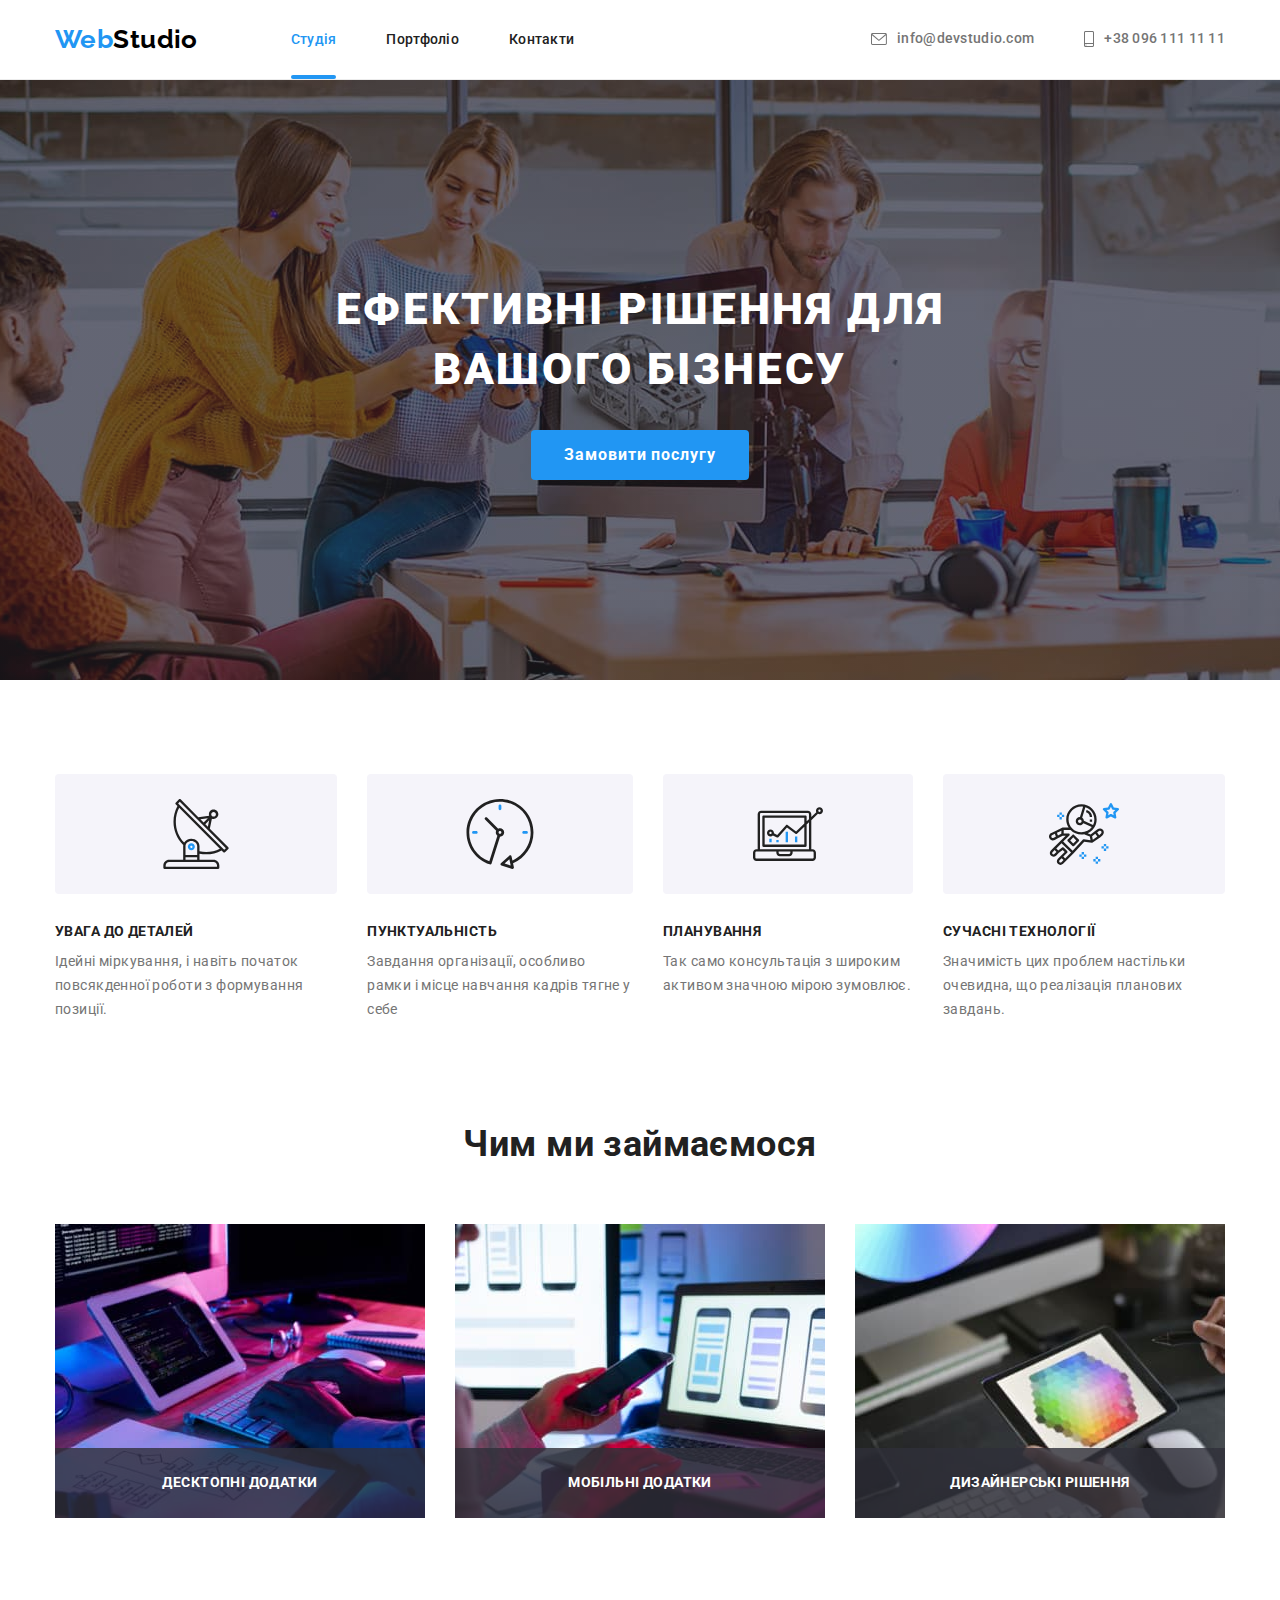
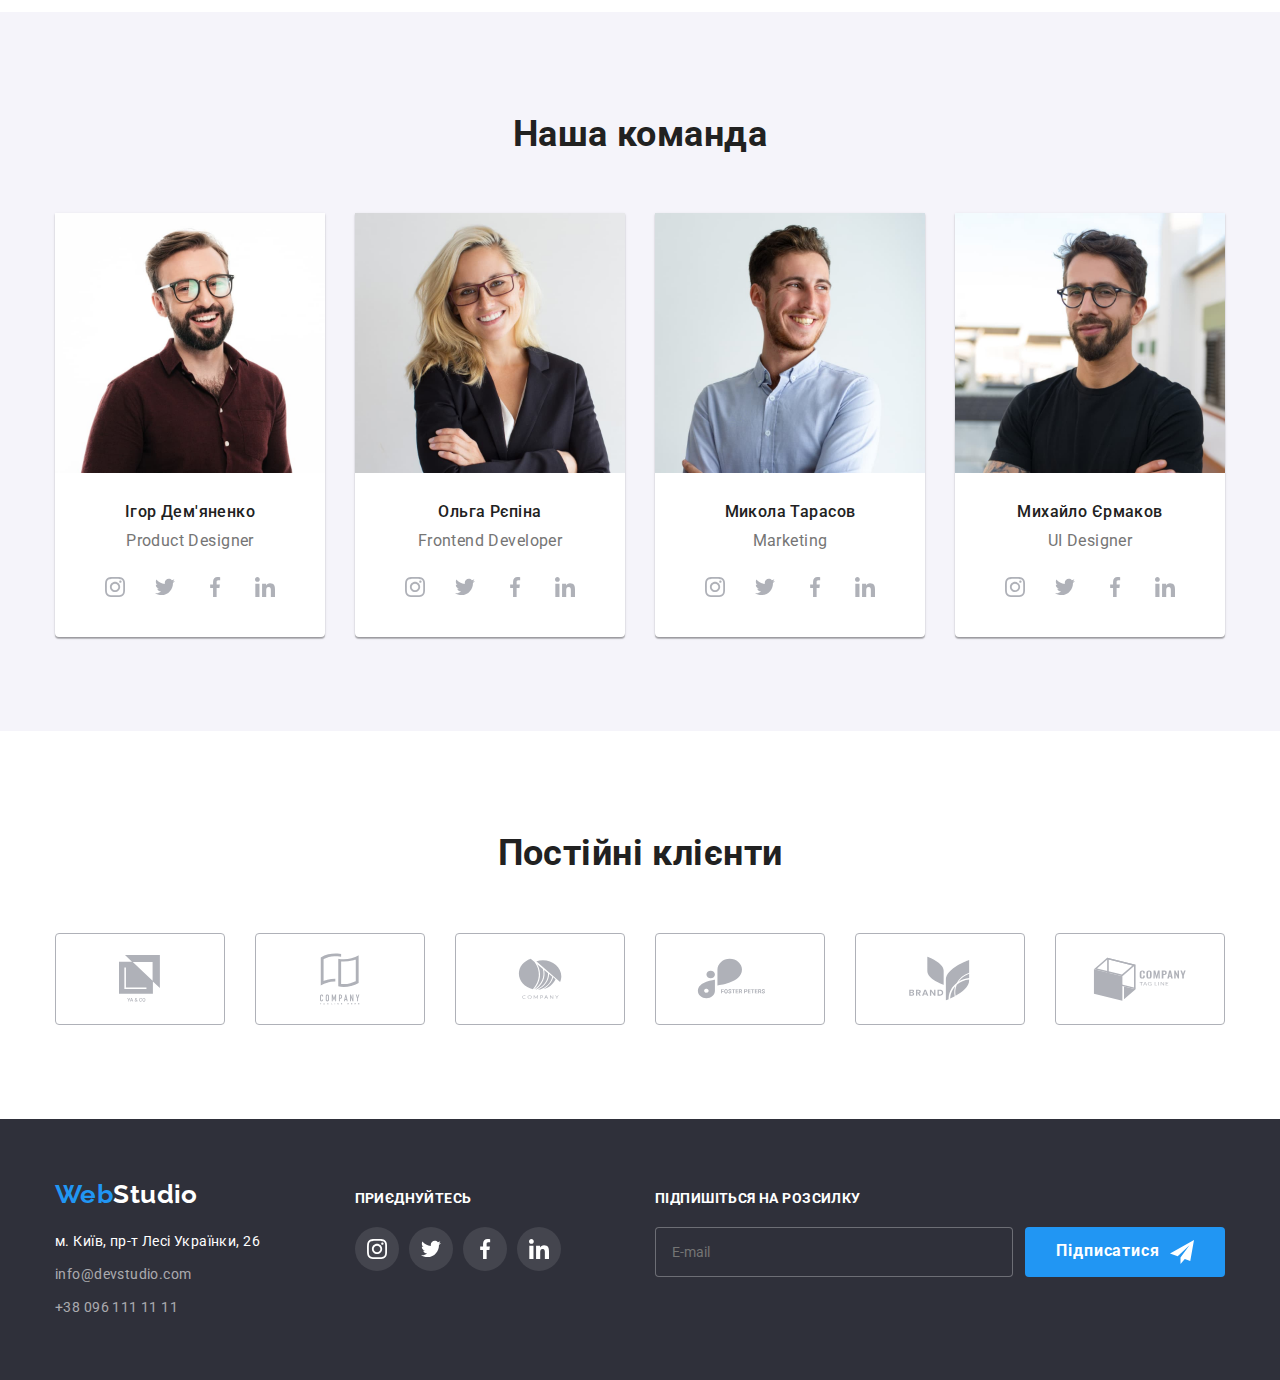
<file: index.html>
<!DOCTYPE html>
<html lang="uk">
  <head>
    <meta charset="UTF-8" />
    <meta http-equiv="X-UA-Compatible" content="IE=edge" />
    <meta name="viewport" content="width=device-width, initial-scale=1.0" />
    <title>WebStudio</title>
    <link rel="preconnect" href="https://fonts.googleapis.com" />
    <link rel="preconnect" href="https://fonts.gstatic.com" crossorigin />
    <link
      href="https://fonts.googleapis.com/css2?family=Raleway:wght@700&family=Roboto:wght@400;500;700;900&display=swap"
      rel="stylesheet"
    />
    <link
      rel="stylesheet"
      href="https://cdnjs.cloudflare.com/ajax/libs/modern-normalize/1.1.0/modern-normalize.min.css"
    />
    <link rel="stylesheet" href="./css/styles.css" />
  </head>
  <body>
    <!-- Шапка сайту -->
    <header class="header">
      <div class="container header-items">
        <nav class="site-nav">
          <a href="./index.html" class="logo-header link"
            >Web<span class="logo-black">Studio</span></a
          >
          <ul class="site-nav-list list">
            <li class="site-nav-item">
              <a class="site-nav-link link current" href="./index.html"
                >Студія</a
              >
            </li>
            <li class="site-nav-item">
              <a class="site-nav-link link" href="./portfolio.html"
                >Портфоліо</a
              >
            </li>
            <li class="site-nav-item">
              <a class="site-nav-link link" href="">Контакти</a>
            </li>
          </ul>
        </nav>

        <ul class="contacts list">
          <li class="contact-item">
            <a class="contact-link link" href="mailto:info@devstudio.com"
              ><svg class="contact-icon" width="16" height="12">
                <use href="./images/symbol-defs.svg#icon-envelope"></use>
              </svg>
              info@devstudio.com</a
            >
          </li>
          <li class="contact-item">
            <a class="contact-link link" href="tell:+380961111111"
              ><svg class="contact-icon" width="10" height="16">
                <use href="./images/symbol-defs.svg#icon-smartphone"></use></svg
              >+38 096 111 11 11</a
            >
          </li>
        </ul>
      </div>
    </header>

    <!-- Основний і унікальний контент -->
    <main>
      <section class="hero">
        <h1 class="hero-title">Ефективні рішення для вашого бізнесу</h1>
        <button type="button" class="btn hero-button" data-modal-open>
          Замовити послугу
        </button>
      </section>

      <section class="section features">
        <div class="container">
          <h2 class="section-title visually-hidden">Наші переваги</h2>
          <ul class="features list">
            <li class="features-item">
              <div class="features-pic">
                <svg class="features-icon" width="70" height="70">
                  <use
                    href="./images/symbol-defs.svg#icon-satellite-features"
                  ></use>
                </svg>
              </div>
              <h3 class="features-title title">УВАГА ДО ДЕТАЛЕЙ</h3>
              <p class="features-text">
                Ідейні міркування, і навіть початок повсякденної роботи з
                формування позиції.
              </p>
            </li>
            <li class="features-item">
              <div class="features-pic">
                <svg class="features-icon" width="70" height="70">
                  <use
                    href="./images/symbol-defs.svg#icon-clock-features"
                  ></use>
                </svg>
              </div>
              <h3 class="features-title title">ПУНКТУАЛЬНІСТЬ</h3>
              <p class="features-text">
                Завдання організації, особливо рамки і місце навчання кадрів
                тягне у себе
              </p>
            </li>
            <li class="features-item">
              <div class="features-pic">
                <svg class="features-icon" width="70" height="70">
                  <use
                    href="./images/symbol-defs.svg#icon-diagram-features"
                  ></use>
                </svg>
              </div>
              <h3 class="features-title title">ПЛАНУВАННЯ</h3>
              <p class="features-text">
                Так само консультація з широким активом значною мірою зумовлює.
              </p>
            </li>
            <li class="features-item">
              <div class="features-pic">
                <svg class="features-icon" width="70" height="70">
                  <use
                    href="./images/symbol-defs.svg#icon-astronaut-features"
                  ></use>
                </svg>
              </div>
              <h3 class="features-title title">СУЧАСНІ ТЕХНОЛОГІЇ</h3>
              <p class="features-text">
                Значимість цих проблем настільки очевидна, що реалізація
                планових завдань.
              </p>
            </li>
          </ul>
        </div>
      </section>

      <section class="section work">
        <div class="container">
          <h2 class="section-title">Чим ми займаємося</h2>
          <ul class="work-list list">
            <li class="work-item">
              <div class="work-thumb">
                <img
                  src="./images/box-1.jpg"
                  alt="пише код на комп'ютері"
                  width="370"
                />
                <div class="work-overlay">
                  <h3 class="work-title title">Десктопні додатки</h3>
                </div>
              </div>
            </li>
            <li class="work-item">
              <div class="work-thumb">
                <img
                  src="./images/box-2.jpg"
                  alt="обирає мобільний інтерфейс"
                  width="370"
                />
                <div class="work-overlay">
                  <h3 class="work-title title">Мобільні додатки</h3>
                </div>
              </div>
            </li>
            <li class="work-item">
              <div class="work-thumb">
                <img
                  src="./images/box-3.jpg"
                  alt="обирає колір на планшеті"
                  width="370"
                />
                <div class="work-overlay">
                  <h3 class="work-title title">Дизайнерські рішення</h3>
                </div>
              </div>
            </li>
          </ul>
        </div>
      </section>

      <section class="section team">
        <div class="container">
          <h2 class="section-title">Наша команда</h2>
          <ul class="team-list list">
            <li class="team-item">
              <img
                class="team-img"
                src="./images/team-1.jpg"
                alt="фото 1"
                width="270"
              />
              <div class="team-card">
                <h3 class="team-name">Ігор Дем'яненко</h3>
                <p class="team-title" lang="en">Product Designer</p>
                <ul class="team-socials-list list">
                  <li class="social-item">
                    <a href="" class="social-link">
                      <svg class="social-icon" width="20" height="20">
                        <use
                          href="./images/symbol-defs.svg#icon-instagram"
                        ></use>
                      </svg>
                    </a>
                  </li>
                  <li class="social-item">
                    <a href="" class="social-link">
                      <svg class="social-icon" width="20" height="20">
                        <use href="./images/symbol-defs.svg#icon-twitter"></use>
                      </svg>
                    </a>
                  </li>
                  <li class="social-item">
                    <a href="" class="social-link">
                      <svg class="social-icon" width="20" height="20">
                        <use
                          href="./images/symbol-defs.svg#icon-facebook"
                        ></use>
                      </svg>
                    </a>
                  </li>
                  <li class="social-item">
                    <a href="" class="social-link">
                      <svg class="social-icon" width="20" height="20">
                        <use
                          href="./images/symbol-defs.svg#icon-linkedin"
                        ></use>
                      </svg>
                    </a>
                  </li>
                </ul>
              </div>
            </li>
            <li class="team-item">
              <img
                class="team-img"
                src="./images/team-2.jpg"
                alt="фото 2"
                width="270"
              />
              <div class="team-card">
                <h3 class="team-name">Ольга Рєпіна</h3>
                <p class="team-title" lang="en">Frontend Developer</p>
                <ul class="team-socials-list list">
                  <li class="social-item">
                    <a href="" class="social-link">
                      <svg class="social-icon" width="20" height="20">
                        <use
                          href="./images/symbol-defs.svg#icon-instagram"
                        ></use>
                      </svg>
                    </a>
                  </li>
                  <li class="social-item">
                    <a href="" class="social-link">
                      <svg class="social-icon" width="20" height="20">
                        <use href="./images/symbol-defs.svg#icon-twitter"></use>
                      </svg>
                    </a>
                  </li>
                  <li class="social-item">
                    <a href="" class="social-link">
                      <svg class="social-icon" width="20" height="20">
                        <use
                          href="./images/symbol-defs.svg#icon-facebook"
                        ></use>
                      </svg>
                    </a>
                  </li>
                  <li class="social-item">
                    <a href="" class="social-link">
                      <svg class="social-icon" width="20" height="20">
                        <use
                          href="./images/symbol-defs.svg#icon-linkedin"
                        ></use>
                      </svg>
                    </a>
                  </li>
                </ul>
              </div>
            </li>
            <li class="team-item">
              <img
                class="team-img"
                src="./images/team-3.jpg"
                alt="фото 3"
                width="270"
              />
              <div class="team-card">
                <h3 class="team-name">Микола Тарасов</h3>
                <p class="team-title" lang="en">Marketing</p>
                <ul class="team-socials-list list">
                  <li class="social-item">
                    <a href="" class="social-link">
                      <svg class="social-icon" width="20" height="20">
                        <use
                          href="./images/symbol-defs.svg#icon-instagram"
                        ></use>
                      </svg>
                    </a>
                  </li>
                  <li class="social-item">
                    <a href="" class="social-link">
                      <svg class="social-icon" width="20" height="20">
                        <use href="./images/symbol-defs.svg#icon-twitter"></use>
                      </svg>
                    </a>
                  </li>
                  <li class="social-item">
                    <a href="" class="social-link">
                      <svg class="social-icon" width="20" height="20">
                        <use
                          href="./images/symbol-defs.svg#icon-facebook"
                        ></use>
                      </svg>
                    </a>
                  </li>
                  <li class="social-item">
                    <a href="" class="social-link">
                      <svg class="social-icon" width="20" height="20">
                        <use
                          href="./images/symbol-defs.svg#icon-linkedin"
                        ></use>
                      </svg>
                    </a>
                  </li>
                </ul>
              </div>
            </li>
            <li class="team-item">
              <img
                class="team-img"
                src="./images/team-4.jpg"
                alt="фото 4"
                width="270"
              />
              <div class="team-card">
                <h3 class="team-name">Михайло Єрмаков</h3>
                <p class="team-title" lang="en">UI Designer</p>
                <ul class="team-socials-list list">
                  <li class="social-item">
                    <a href="" class="social-link">
                      <svg class="social-icon" width="20" height="20">
                        <use
                          href="./images/symbol-defs.svg#icon-instagram"
                        ></use>
                      </svg>
                    </a>
                  </li>
                  <li class="social-item">
                    <a href="" class="social-link">
                      <svg class="social-icon" width="20" height="20">
                        <use href="./images/symbol-defs.svg#icon-twitter"></use>
                      </svg>
                    </a>
                  </li>
                  <li class="social-item">
                    <a href="" class="social-link">
                      <svg class="social-icon" width="20" height="20">
                        <use
                          href="./images/symbol-defs.svg#icon-facebook"
                        ></use>
                      </svg>
                    </a>
                  </li>
                  <li class="social-item">
                    <a href="" class="social-link">
                      <svg class="social-icon" width="20" height="20">
                        <use
                          href="./images/symbol-defs.svg#icon-linkedin"
                        ></use>
                      </svg>
                    </a>
                  </li>
                </ul>
              </div>
            </li>
          </ul>
        </div>
      </section>

      <section class="section clients">
        <div class="container">
          <h2 class="section-title">Постійні клієнти</h2>
          <ul class="clients-list list">
            <li class="client-item">
              <a class="client-link link" href=" ">
                <svg class="client-icon" width="41" height="47">
                  <use href="./images/symbol-defs.svg#icon-client-1"></use>
                </svg>
              </a>
            </li>
            <li class="client-item">
              <a class="client-link link" href=" ">
                <svg class="client-icon" width="40" height="52">
                  <use href="./images/symbol-defs.svg#icon-client-2"></use>
                </svg>
              </a>
            </li>
            <li class="client-item">
              <a class="client-link link" href=" ">
                <svg class="client-icon" width="44" height="41">
                  <use href="./images/symbol-defs.svg#icon-client-3"></use>
                </svg>
              </a>
            </li>
            <li class="client-item">
              <a class="client-link link" href=" ">
                <svg class="client-icon" width="85" height="41">
                  <use href="./images/symbol-defs.svg#icon-client-4"></use>
                </svg>
              </a>
            </li>
            <li class="client-item">
              <a class="client-link link" href=" ">
                <svg class="client-icon" width="63" height="45">
                  <use href="./images/symbol-defs.svg#icon-client-5"></use>
                </svg>
              </a>
            </li>
            <li class="client-item">
              <a class="client-link link" href=" ">
                <svg class="client-icon" width="94" height="44">
                  <use href="./images/symbol-defs.svg#icon-client-6"></use>
                </svg>
              </a>
            </li>
          </ul>
        </div>
      </section>
    </main>

    <!-- Футер -->
    <footer class="footer">
      <div class="container footer-flex">
        <div class="footer-address">
          <a href="./index.html" class="logo-footer link"
            >Web<span class="logo-white">Studio</span></a
          >
          <address class="address">
            <ul class="address-list list">
              <li class="address-item">
                <a
                  class="address-link primary link"
                  href="https://goo.gl/maps/5jb4CAZ57KKGYozQA"
                  target="_blank"
                  rel="noopener noreferrer nofollow"
                  >м. Київ, пр-т Лесі Українки, 26</a
                >
              </li>
              <li class="address-item">
                <a
                  class="address-link secondary link"
                  href="mailto:info@devstudio.com"
                  >info@devstudio.com</a
                >
              </li>
              <li class="address-item">
                <a class="address-link secondary link" href="tell:+380961111111"
                  >+38 096 111 11 11</a
                >
              </li>
            </ul>
          </address>
        </div>
        <div class="footer-socials">
          <h3 class="footer-title">Приєднуйтесь</h3>
          <ul class="footer-socials-list list">
            <li class="footer-social-item">
              <a href="" class="footer-social-link">
                <svg class="footer-social-icon" width="20" height="20">
                  <use href="./images/symbol-defs.svg#icon-instagram"></use>
                </svg>
              </a>
            </li>
            <li class="footer-social-item">
              <a href="" class="footer-social-link">
                <svg class="footer-social-icon" width="20" height="20">
                  <use href="./images/symbol-defs.svg#icon-twitter"></use>
                </svg>
              </a>
            </li>
            <li class="footer-social-item">
              <a href="" class="footer-social-link">
                <svg class="footer-social-icon" width="20" height="20">
                  <use href="./images/symbol-defs.svg#icon-facebook"></use>
                </svg>
              </a>
            </li>
            <li class="footer-social-item">
              <a href="" class="footer-social-link">
                <svg class="footer-social-icon" width="20" height="20">
                  <use href="./images/symbol-defs.svg#icon-linkedin"></use>
                </svg>
              </a>
            </li>
          </ul>
        </div>
        <form class="subscription-form">
          <h3 class="footer-title">Підпишіться на розсилку</h3>
          <div class="subscription-wrapper">
            <input
              type="email"
              name="email"
              id="email"
              placeholder="E-mail"
              class="subscription-input"
            />
            <button type="submit" class="btn subscription-btn">
              Підписатися<svg class="send-icon" width="24" height="24">
                <use href="./images/symbol-defs.svg#icon-send"></use>
              </svg>
            </button>
          </div>
        </form>
      </div>
    </footer>
    <div class="hero-backdrop is-hidden" data-modal>
      <div class="modal">
        <button type="button" class="modal-btn-close" data-modal-close>
          <svg class="modal-icon-close" width="11" height="11">
            <use href="./images/symbol-defs.svg#icon-close"></use>
          </svg>
        </button>
        <p class="modal-title">Залиште свої дані, ми вам передзвонимо</p>
        <form class="modal-form">
          <div class="modal-field">
            <label for="name" class="modal-label">Ім'я</label>

            <input
              type="text"
              name="user-name"
              id="name"
              class="modal-input"
              required
            />
            <svg class="modal-user-icon" width="18" height="18">
              <use href="./images/symbol-defs.svg#icon-user"></use>
            </svg>
          </div>

          <div class="modal-field">
            <label for="tel" class="modal-label">Телефон</label>

            <input
              type="tel"
              name="user-tel"
              id="tel"
              class="modal-input"
              required
            />
            <svg class="modal-user-icon" width="18" height="18">
              <use href="./images/symbol-defs.svg#icon-phone"></use>
            </svg>
          </div>

          <div class="modal-field">
            <label for="user-email" class="modal-label">Пошта</label>

            <input
              type="email"
              name="user-email"
              id="user-email"
              class="modal-input"
              required
            />
            <svg class="modal-user-icon" width="18" height="18">
              <use href="./images/symbol-defs.svg#icon-email"></use>
            </svg>
          </div>

          <label for="comment" class="modal-label">Коментар</label>
          <textarea
            name="user-comment"
            id="comment"
            class="modal-comment"
            placeholder="Введіть текст"
          ></textarea>

          <label for="policy" class="modal-checkbox-label"
            ><input
              type="checkbox"
              name="policy-check"
              id="policy"
              class="modal-checkbox"
            />

            <svg class="checkbox-icon-none" width="16" height="15">
              <use href="./images/symbol-defs.svg#icon-check-none"></use>
            </svg>

            <svg class="checkbox-icon" width="16" height="15">
              <use href="./images/symbol-defs.svg#icon-check"></use></svg
            >Погоджуюся з розсилкою та приймаю
            <a href="" class="modal-checkbox-link"> Умови договору</a>
          </label>

          <button type="submit" class="btn modal-btn-submit">Відправити</button>
        </form>
      </div>
    </div>
    <script src="./js/modal.js"></script>
  </body>
</html>
</file>
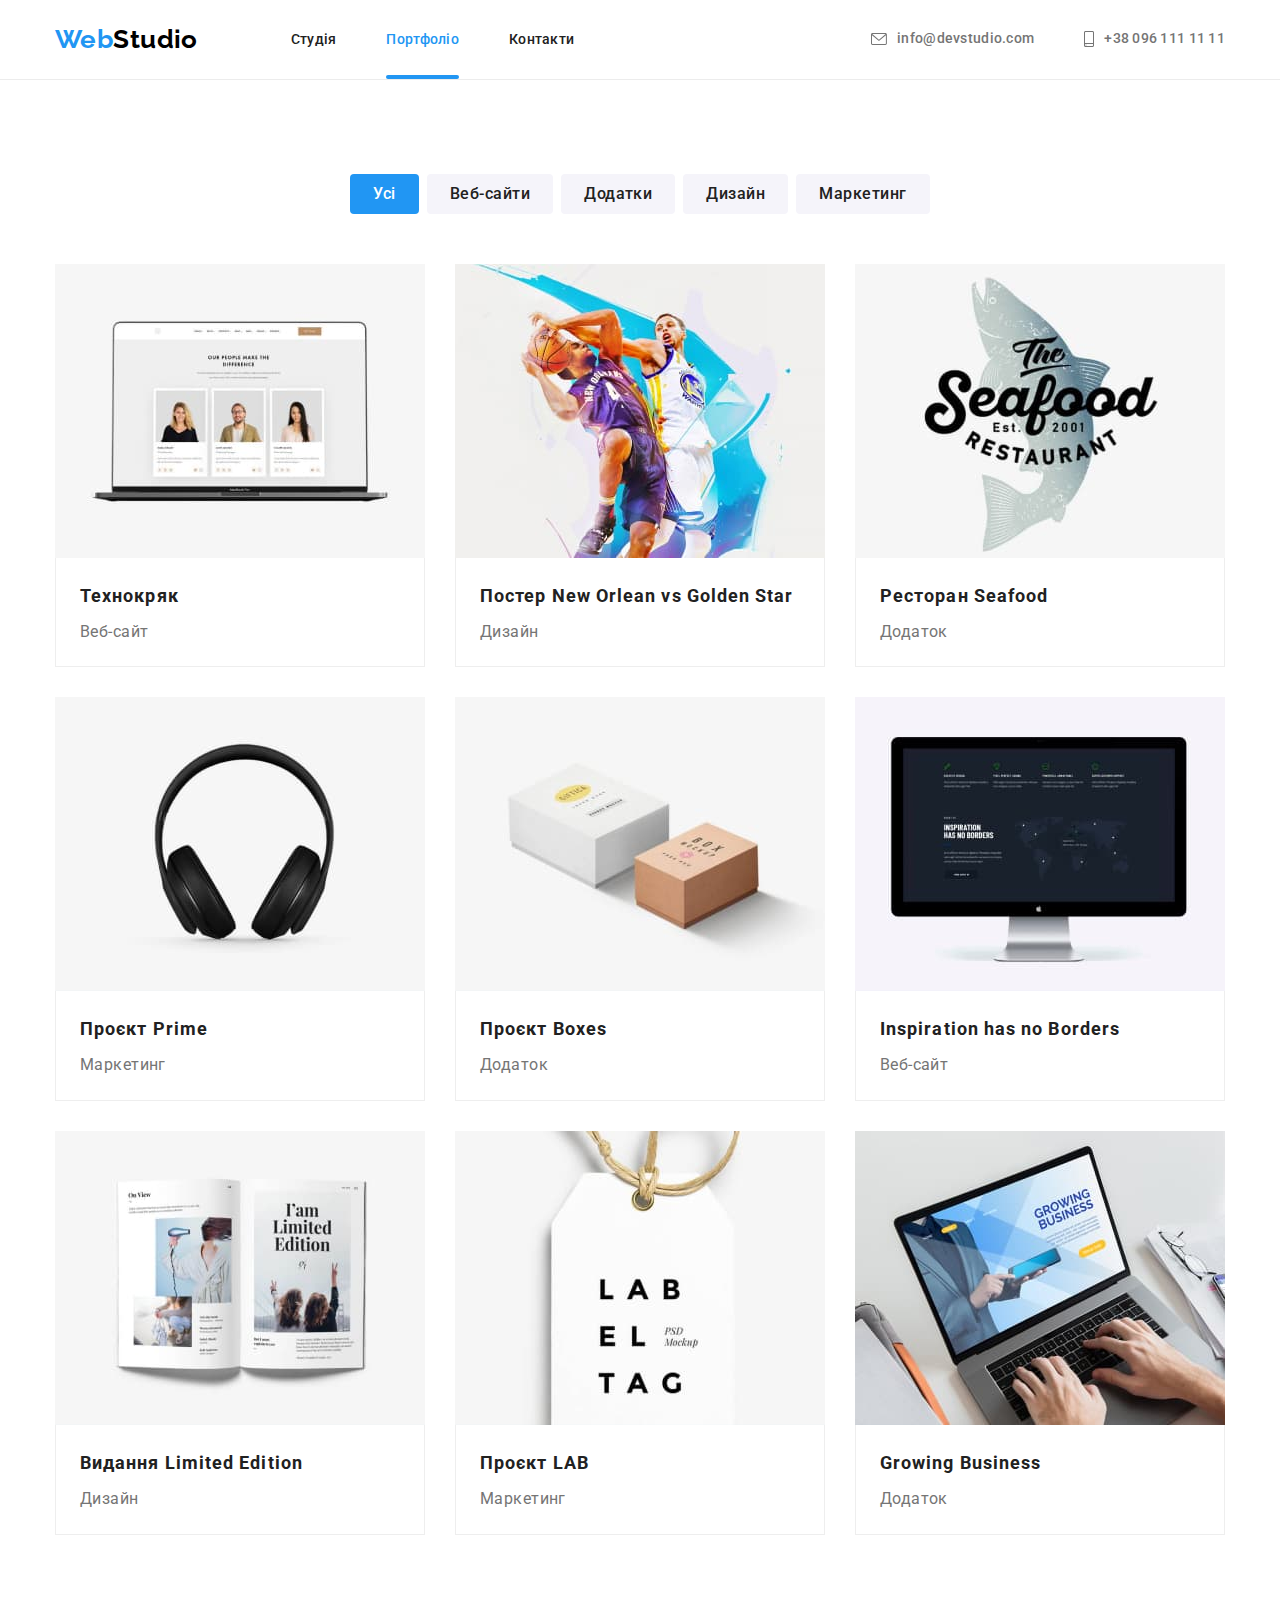
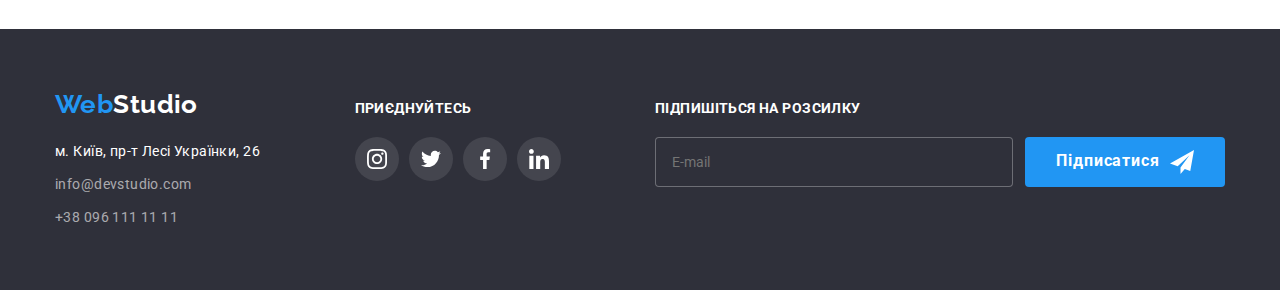
<file: portfolio.html>
<!DOCTYPE html>
<html lang="uk">
  <head>
    <meta charset="UTF-8" />
    <meta http-equiv="X-UA-Compatible" content="IE=edge" />
    <meta name="viewport" content="width=device-width, initial-scale=1.0" />
    <title>WebStudio</title>
    <link rel="preconnect" href="https://fonts.googleapis.com" />
    <link rel="preconnect" href="https://fonts.gstatic.com" crossorigin />
    <link
      href="https://fonts.googleapis.com/css2?family=Raleway:wght@700&family=Roboto:wght@400;500;700;900&display=swap"
      rel="stylesheet"
    />
    <link
      rel="stylesheet"
      href="https://cdnjs.cloudflare.com/ajax/libs/modern-normalize/1.1.0/modern-normalize.min.css"
    />
    <link rel="stylesheet" href="./css/styles.css" />
  </head>
  <body>
    <!-- Шапка сайту -->
    <header class="header">
      <div class="container header-items">
        <nav class="site-nav">
          <a href="./index.html" class="logo-header link"
            >Web<span class="logo-black">Studio</span></a
          >
          <ul class="site-nav-list list">
            <li class="site-nav-item">
              <a class="site-nav-link link" href="./index.html">Студія</a>
            </li>
            <li class="site-nav-item">
              <a class="site-nav-link link current" href="./portfolio.html"
                >Портфоліо</a
              >
            </li>
            <li class="site-nav-item">
              <a class="site-nav-link link" href="">Контакти</a>
            </li>
          </ul>
        </nav>

        <ul class="contacts list">
          <li class="contact-item">
            <a class="contact-link link" href="mailto:info@devstudio.com"
              ><svg class="contact-icon" width="16" height="12">
                <use href="./images/symbol-defs.svg#icon-envelope"></use>
              </svg>
              info@devstudio.com</a
            >
          </li>
          <li class="contact-item">
            <a class="contact-link link" href="tell:+380961111111"
              ><svg class="contact-icon" width="10" height="16">
                <use href="./images/symbol-defs.svg#icon-smartphone"></use></svg
              >+38 096 111 11 11</a
            >
          </li>
        </ul>
      </div>
    </header>

    <!-- Основний і унікальний контент -->
    <main>
      <section class="section">
        <div class="container">
          <h1 class="section-title projects visually-hidden">Портфоліо</h1>
          <ul class="projects-filter list">
            <li class="projects-item-button">
              <button type="button" class="btn projects-button current">
                Усі
              </button>
            </li>
            <li class="projects-item-button">
              <button type="button" class="btn projects-button">
                Веб-сайти
              </button>
            </li>
            <li class="projects-item-button">
              <button type="button" class="btn projects-button">Додатки</button>
            </li>
            <li class="projects-item-button">
              <button type="button" class="btn projects-button">Дизайн</button>
            </li>
            <li class="projects-item-button">
              <button type="button" class="btn projects-button">
                Маркетинг
              </button>
            </li>
          </ul>

          <ul class="project-list list">
            <li class="project-item">
              <a href="" class="project-link link">
                <div class="project-thumb">
                  <img
                    src="./images/portfolio-1.jpg"
                    alt="Сторінка веб-сайту на екрані лептопа"
                    width="370"
                    height="294"
                  />
                  <div class="project-overlay">
                    <p class="project-text">
                      Ресурс пропонує комплексні пропозиції з різним рівнем
                      функціоналу та сервісів. Все це дозволить відвідувачу
                      отримати вичерпні відомості про компанію чи приватну
                      особу.
                    </p>
                  </div>
                </div>
                <div class="project-description">
                  <h2 class="project-title">Технокряк</h2>
                  <p class="project-type">Веб-сайт</p>
                </div></a
              >
            </li>
            <li class="project-item">
              <a href="" class="project-link link"
                ><div class="project-thumb">
                  <img
                    src="./images/portfolio-2.jpg"
                    alt="Два баскетболісти грають у м'яч"
                    width="370"
                    height="294"
                  />
                  <div class="project-overlay">
                    <p class="project-text">
                      Ресурс пропонує комплексні пропозиції з різним рівнем
                      функціоналу та сервісів. Все це дозволить відвідувачу
                      отримати вичерпні відомості про компанію чи приватну
                      особу.
                    </p>
                  </div>
                </div>
                <div class="project-description">
                  <h2 class="project-title">
                    Постер <span lang="en">New Orlean vs Golden Star</span>
                  </h2>
                  <p class="project-type">Дизайн</p>
                </div></a
              >
            </li>
            <li class="project-item">
              <a href="" class="project-link link"
                ><div class="project-thumb">
                  <img
                    src="./images/portfolio-3.jpg"
                    alt="Логотип ресторану"
                    width="370"
                    height="294"
                  />
                  <div class="project-overlay">
                    <p class="project-text">
                      Ресурс пропонує комплексні пропозиції з різним рівнем
                      функціоналу та сервісів. Все це дозволить відвідувачу
                      отримати вичерпні відомості про компанію чи приватну
                      особу.
                    </p>
                  </div>
                </div>
                <div class="project-description">
                  <h2 class="project-title">
                    Ресторан <span lang="en">Seafood</span>
                  </h2>
                  <p class="project-type">Додаток</p>
                </div></a
              >
            </li>
            <li class="project-item">
              <a href="" class="project-link link">
                <div class="project-thumb">
                  <img
                    src="./images/portfolio-4.jpg"
                    alt="Навушники"
                    width="370"
                    height="294"
                  />
                  <div class="project-overlay">
                    <p class="project-text">
                      Ресурс пропонує комплексні пропозиції з різним рівнем
                      функціоналу та сервісів. Все це дозволить відвідувачу
                      отримати вичерпні відомості про компанію чи приватну
                      особу.
                    </p>
                  </div>
                </div>
                <div class="project-description">
                  <h2 class="project-title">
                    Проєкт <span lang="en">Prime</span>
                  </h2>
                  <p class="project-type">Маркетинг</p>
                </div></a
              >
            </li>
            <li class="project-item">
              <a href="" class="project-link link"
                ><div class="project-thumb">
                  <img
                    src="./images/portfolio-5.jpg"
                    alt="Дві коробки"
                    width="370"
                    height="294"
                  />
                  <div class="project-overlay">
                    <p class="project-text">
                      Ресурс пропонує комплексні пропозиції з різним рівнем
                      функціоналу та сервісів. Все це дозволить відвідувачу
                      отримати вичерпні відомості про компанію чи приватну
                      особу.
                    </p>
                  </div>
                </div>
                <div class="project-description">
                  <h2 class="project-title">
                    Проєкт <span lang="en">Boxes</span>
                  </h2>
                  <p class="project-type">Додаток</p>
                </div></a
              >
            </li>
            <li class="project-item">
              <a href="" class="project-link link"
                ><div class="project-thumb">
                  <img
                    src="./images/portfolio-6.jpg"
                    alt="Сторінка веб-сайту на моніторі"
                    width="370"
                    height="294"
                  />
                  <div class="project-overlay">
                    <p class="project-text">
                      Ресурс пропонує комплексні пропозиції з різним рівнем
                      функціоналу та сервісів. Все це дозволить відвідувачу
                      отримати вичерпні відомості про компанію чи приватну
                      особу.
                    </p>
                  </div>
                </div>
                <div class="project-description">
                  <h2 class="project-title" lang="en">
                    Inspiration has no Borders
                  </h2>
                  <p class="project-type">Веб-сайт</p>
                </div></a
              >
            </li>
            <li class="project-item">
              <a href="" class="project-link link"
                ><div class="project-thumb">
                  <img
                    src="./images/portfolio-7.jpg"
                    alt="Розворот друкованого видання"
                    width="370"
                    height="294"
                  />
                  <div class="project-overlay">
                    <p class="project-text">
                      Ресурс пропонує комплексні пропозиції з різним рівнем
                      функціоналу та сервісів. Все це дозволить відвідувачу
                      отримати вичерпні відомості про компанію чи приватну
                      особу.
                    </p>
                  </div>
                </div>
                <div class="project-description">
                  <h2 class="project-title">
                    Видання <span lang="en"> Limited Edition</span>
                  </h2>
                  <p class="project-type">Дизайн</p>
                </div></a
              >
            </li>
            <li class="project-item">
              <a href="" class="project-link link"
                ><div class="project-thumb">
                  <img
                    src="./images/portfolio-8.jpg"
                    alt="Паперова лейба з текстом"
                    width="370"
                    height="294"
                  />
                  <div class="project-overlay">
                    <p class="project-text">
                      Ресурс пропонує комплексні пропозиції з різним рівнем
                      функціоналу та сервісів. Все це дозволить відвідувачу
                      отримати вичерпні відомості про компанію чи приватну
                      особу.
                    </p>
                  </div>
                </div>
                <div class="project-description">
                  <h2 class="project-title">
                    Проєкт <span lang="en">LAB</span>
                  </h2>
                  <p class="project-type">Маркетинг</p>
                </div></a
              >
            </li>
            <li class="project-item">
              <a href="" class="project-link link"
                ><div class="project-thumb">
                  <img
                    src="./images/portfolio-9.jpg"
                    alt="Сторінка додатку на екрані лептопу"
                    width="370"
                    height="294"
                  />
                  <div class="project-overlay">
                    <p class="project-text">
                      Ресурс пропонує комплексні пропозиції з різним рівнем
                      функціоналу та сервісів. Все це дозволить відвідувачу
                      отримати вичерпні відомості про компанію чи приватну
                      особу.
                    </p>
                  </div>
                </div>
                <div class="project-description">
                  <h2 class="project-title" lang="en">Growing Business</h2>
                  <p class="project-type">Додаток</p>
                </div></a
              >
            </li>
          </ul>
        </div>
      </section>
    </main>
    <!-- Футер -->
    <footer class="footer">
      <div class="container footer-flex">
        <div class="footer-address">
          <a href="./index.html" class="logo-footer link"
            >Web<span class="logo-white">Studio</span></a
          >
          <address class="address">
            <ul class="address-list list">
              <li class="address-item">
                <a
                  class="address-link primary link"
                  href="https://goo.gl/maps/5jb4CAZ57KKGYozQA"
                  target="_blank"
                  rel="noopener noreferrer nofollow"
                  >м. Київ, пр-т Лесі Українки, 26</a
                >
              </li>
              <li class="address-item">
                <a
                  class="address-link secondary link"
                  href="mailto:info@devstudio.com"
                  >info@devstudio.com</a
                >
              </li>
              <li class="address-item">
                <a class="address-link secondary link" href="tell:+380961111111"
                  >+38 096 111 11 11</a
                >
              </li>
            </ul>
          </address>
        </div>
        <div class="footer-socials">
          <h3 class="footer-title">Приєднуйтесь</h3>
          <ul class="footer-socials-list list">
            <li class="footer-social-item">
              <a href="" class="footer-social-link">
                <svg class="footer-social-icon" width="20" height="20">
                  <use href="./images/symbol-defs.svg#icon-instagram"></use>
                </svg>
              </a>
            </li>
            <li class="footer-social-item">
              <a href="" class="footer-social-link">
                <svg class="footer-social-icon" width="20" height="20">
                  <use href="./images/symbol-defs.svg#icon-twitter"></use>
                </svg>
              </a>
            </li>
            <li class="footer-social-item">
              <a href="" class="footer-social-link">
                <svg class="footer-social-icon" width="20" height="20">
                  <use href="./images/symbol-defs.svg#icon-facebook"></use>
                </svg>
              </a>
            </li>
            <li class="footer-social-item">
              <a href="" class="footer-social-link">
                <svg class="footer-social-icon" width="20" height="20">
                  <use href="./images/symbol-defs.svg#icon-linkedin"></use>
                </svg>
              </a>
            </li>
          </ul>
        </div>
        <form class="subscription-form">
          <h3 class="footer-title">Підпишіться на розсилку</h3>
          <div class="subscription-wrapper">
            <input
              type="email"
              name="email"
              id="email"
              placeholder="E-mail"
              class="subscription-input"
            />
            <button type="submit" class="btn subscription-btn">
              Підписатися<svg class="send-icon" width="24" height="24">
                <use href="./images/symbol-defs.svg#icon-send"></use>
              </svg>
            </button>
          </div>
        </form>
      </div>
    </footer>
  </body>
</html>
</file>
<file: css/styles.css>
:root {
  --header-bg: #ffffff;
  --header-frame: #ececec;
  --logo-black: #000000;
  --primary-text-color: #757575;
  --secondary-text-color: #212121;
  --accent-color: #2196f3;
  --secondary-bg: #f5f4fa;
  --container-bg: #eeeeee;
  --client-section-grey: #afb1b8;
  --footer-bg: #2f303a;
  --text-footer-color: rgba(255, 255, 255, 0.6);
  --hero-bg: #c4c4c4;
  --hero-bg-gradient: rgba(47, 48, 58, 0.4);
  --social-links-color: #afb1b8;

  --trans-duration: 250ms;
  --cubic: cubic-bezier(0.4, 0, 0.2, 1);
}

/* * {
  outline: 1px solid tomato;
} */

body {
  background-color: var(--header-bg);
  color: var(--primary-text-color);

  font-family: Roboto, sans-serif;
  font-size: 14px;
  letter-spacing: 0.03em;
}

/* класи утиліти */

.container {
  width: 1200px;
  padding: 0 15px;
  margin: 0 auto;
}

h1,
h2,
h3,
h4,
h5,
h6,
p {
  margin: 0;
}

ul,
ol {
  margin: 0;
  padding-left: 0;
}

button {
  cursor: pointer;
}

address {
  font-style: normal;
}

img {
  display: block;
  max-width: 100%;
  height: auto;
}

.list {
  list-style: none;
}

.link {
  text-decoration: none;
}

.visually-hidden {
  position: absolute;
  width: 1px;
  height: 1px;
  margin: -1px;
  border: 0;
  padding: 0;

  white-space: nowrap;
  clip-path: inset(100%);
  clip: rect(0 0 0 0);
  overflow: hidden;
}

.btn {
  display: inline-block;
  border: 1px solid transparent;
  border-radius: 4px;

  font-family: inherit;
  font-size: 16px;
  text-align: center;
}

.section {
  padding-top: 94px;
  padding-bottom: 94px;
  background-color: var(--header-bg);
}

.title {
  font-size: 14px;
  line-height: 1.14;
  text-transform: uppercase;
}

/* хедер */
.header {
  background-color: var(--header-bg);
  border-bottom: 1px solid var(--header-frame);
  padding-top: 24px;
  padding-bottom: 25px;
  height: 80px;
}

.header-items {
  display: flex;
  justify-content: space-between;
  align-items: center;
}

/* логотип */

.logo-header {
  display: block;
  margin-right: 93px;

  font-family: Raleway, sans-serif;
  color: var(--accent-color);
  font-weight: 700;
  font-size: 26px;
  line-height: 1.19;
}

.logo-black {
  color: var(--logo-black);
}

/* навігація і контакти */

.site-nav {
  display: flex;
  align-items: center;
}

.site-nav-list {
  display: flex;
  gap: 50px;
}

/* .site-nav-item:not(:last-child) {
  margin-right: 50px;
} */

.site-nav-item {
}

.site-nav-link.link {
  position: relative;

  color: var(--secondary-text-color);
  font-weight: 500;
  line-height: 1.14;
  letter-spacing: 0.02em;
  padding-top: 32px;
  padding-bottom: 32px;

  transition: color var(--trans-duration) var(--cubic);
}

.site-nav-link:hover,
.site-nav-link:focus {
  color: var(--accent-color);
}

.site-nav-link.current {
  color: var(--accent-color);
}

.site-nav-link.current::after {
  content: "";

  position: absolute;
  bottom: 0;
  left: 0;

  width: 100%;
  height: 4px;

  border-radius: 2px;
  background-color: var(--accent-color);
}

.contacts {
  display: flex;
  gap: 50px;
}

.contact-item {
  align-items: center;
}

.contact-link {
  display: flex;
  align-items: center;

  color: var(--primary-text-color);
  font-weight: 500;
  line-height: 1.14;
  letter-spacing: 0.02em;

  transition: color var(--trans-duration) var(--cubic);
}

.contact-icon {
  fill: currentColor;
  margin-right: 10px;
}

.contact-link:hover,
.contact-link:focus {
  color: var(--accent-color);
}

/* секція hero */

.hero {
  text-align: center;
  background-image: linear-gradient(
      to right,
      var(--hero-bg-gradient),
      var(--hero-bg-gradient)
    ),
    url(../images/hero-bg-image.jpg);
  background-color: var(--hero-bg);
  max-width: 1600px;
  background-repeat: no-repeat;
  background-position: center;
  background-size: cover;
  padding-top: 200px;
  padding-bottom: 200px;
  margin: 0 auto;
}

.hero-title {
  margin-bottom: 30px;
  width: 696px;
  margin-left: auto;
  margin-right: auto;

  color: var(--header-bg);
  font-weight: 900;
  font-size: 44px;
  line-height: 1.36;
  letter-spacing: 0.06em;
  text-transform: uppercase;
}

.hero-button {
  padding: 10px 32px;
  min-width: 216px;
  margin: 0 auto;

  display: flex;

  background-color: var(--accent-color);
  color: var(--header-bg);

  font-weight: 700;
  line-height: 1.8;
  letter-spacing: 0.06em;

  transform: box-shadow var(--trans-duration) var(--cubic);
}

.hero-button:hover,
.hero-button:focus {
  box-shadow: 0px 4px 4px rgba(0, 0, 0, 0.15);
}

/* секції Наші переваги і Чим ми займаємося */

.section-title {
  margin-bottom: 50px;

  color: var(--secondary-text-color);
  font-size: 36px;
  line-height: 1.6;
  text-align: center;
}

.features {
  display: flex;
  gap: 30px;
}

.features-item {
  flex-basis: calc((100%-90px) / 4);
}

.features-pic {
  display: flex;
  justify-content: center;
  align-items: center;
  width: 100%;
  height: 120px;
  background: #f5f4fa;
  border-radius: 4px;
  margin-bottom: 30px;
}

.features-title {
  margin-bottom: 10px;
  color: var(--secondary-text-color);
}

.features-text {
  line-height: 1.71;
}

.section.work {
  padding-top: 0;
}

.work-list {
  display: flex;
  gap: 30px;
}

.work-thumb {
  position: relative;
  z-index: 0;
}

.work-overlay {
  position: absolute;
  bottom: 0;
  left: 0;

  display: flex;
  justify-content: center;
  align-items: center;

  width: 100%;
  height: 70px;
  background: rgba(47, 48, 58, 0.8);
}

.work-title {
  color: var(--header-bg);
}

/* секція Команда */

.section.team {
  background-color: var(--secondary-bg);
}

.team-list {
  display: flex;
  gap: 30px;
}

.team-item {
  background-color: var(--header-bg);
  box-shadow: 0px 1px 3px rgba(0, 0, 0, 0.12), 0px 1px 1px rgba(0, 0, 0, 0.14),
    0px 2px 1px rgba(0, 0, 0, 0.2);
  border-radius: 0px 0px 4px 4px;
}

.team-card {
  padding-top: 30px;
  padding-bottom: 30px;
  text-align: center;
}

.team-name {
  margin-bottom: 10px;
  color: var(--secondary-text-color);
  font-weight: 500;
  font-size: 16px;
  line-height: 1.18;
}

.team-title {
  font-size: 16px;
  line-height: 1.18;
  margin-bottom: 16px;
}

.team-socials-list {
  display: flex;
  gap: 10px;
  justify-content: center;
}

.social-item {
  width: 40px;
  height: 40px;
}

.social-link {
  display: flex;
  justify-content: center;
  align-items: center;
  width: 100%;
  height: 100%;
  border-radius: 50%;
  background-color: var(--header-bg);
  fill: var(--client-section-grey);

  transition: background-color var(--trans-duration) var(--cubic),
    fill var(--trans-duration) var(--cubic);
}

/* .social-icon {
  fill: currentColor;
} */

.social-link:hover,
.social-link:focus {
  background-color: var(--accent-color);
  fill: var(--header-bg);
}

/* клієнти */

.clients-list {
  display: flex;
  gap: 30px;
}

.client-item {
  width: calc((100% - 150px) / 6);
  height: 92px;
}

.client-link {
  display: flex;
  justify-content: center;
  align-items: center;
  width: 100%;
  height: 100%;
  border: 1px solid var(--client-section-grey);
  border-radius: 4px;
  fill: var(--client-section-grey);

  transition: border-color var(--trans-duration) var(--cubic),
    fill var(--trans-duration) var(--cubic);
}

/* .client-icon {
  fill: currentColor;
} */

.client-link:hover,
.client-link:focus {
  border-color: var(--accent-color);
  fill: var(--accent-color);
}

/* секція Портфоліо */

.projects-filter {
  display: flex;
  justify-content: center;
  gap: 8px;
  margin-bottom: 50px;
}

/* .projects-item-button:not(:last-child) {
    margin-right: 8px;
  } */

.projects-button {
  padding: 6px 22px;
  min-width: fit-content;

  background-color: var(--secondary-bg);
  color: var(--secondary-text-color);
  font-weight: 500;
  line-height: 1.6;
  letter-spacing: 0.03em;

  transition: background-color var(--trans-duration) var(--cubic),
    color var(--trans-duration) var(--cubic),
    box-shadow var(--trans-duration) var(--cubic);
}

.projects-button:hover,
.projects-button:focus {
  background-color: var(--accent-color);
  color: var(--header-bg);
  box-shadow: 0px 4px 4px rgba(0, 0, 0, 0.25);
}

.projects-button.current {
  background-color: var(--accent-color);
  color: var(--header-bg);
}

.project-list {
  display: flex;
  flex-wrap: wrap;
  gap: 30px;
}

.project-item {
  flex-basis: calc((100% - 60px) / 3);
}

.project-link {
  display: block;
  box-shadow: none;
  transition: box-shadow var(--trans-duration) var(--cubic);
}

.project-thumb {
  position: relative;
  overflow: hidden;
}

.project-overlay {
  position: absolute;
  top: 0;
  left: 0;

  width: 100%;
  height: 100%;
  padding: 63px 24px;

  background-color: rgba(33, 150, 243, 0.9);

  transform: translateY(100%);
  transition: transform var(--trans-duration) var(--cubic);
}

.project-link:hover,
.project-link:focus {
  box-shadow: 0px 1px 1px rgba(0, 0, 0, 0.12), 0px 4px 4px rgba(0, 0, 0, 0.06),
    1px 4px 6px rgba(0, 0, 0, 0.16);
}

.project-link:hover .project-overlay,
.project-link:focus .project-overlay {
  transform: translateY(0);
}

.project-text {
  font-size: 18px;
  line-height: 1.56;
  color: var(--header-bg);
}

.project-description {
  padding: 20px 24px;
  border: 1px solid var(--container-bg);
  border-top: transparent;
  background-color: var(--header-bg);
}

.project-title {
  margin-bottom: 4px;
  color: var(--secondary-text-color);
  font-size: 18px;
  line-height: 2;
  letter-spacing: 0.06em;
}

.project-type {
  font-size: 16px;
  line-height: 1.8;
  color: var(--primary-text-color);
}

/* футер */

.footer {
  padding-top: 60px;
  padding-bottom: 60px;
  background-color: var(--footer-bg);
}

.footer-flex {
  display: flex;
  align-items: baseline;
  justify-content: space-between;
}

.logo-footer {
  display: block;
  margin-bottom: 20px;

  font-family: Raleway, sans-serif;
  color: var(--accent-color);
  font-weight: 700;
  font-size: 26px;
  line-height: 1.19;
}

.logo-white {
  color: var(--header-bg);
}

.address-item:not(:last-child) {
  margin-bottom: 9px;
}

.address-link {
  line-height: 1.71;
}

.address-link.primary {
  color: var(--header-bg);

  transition: color var(--trans-duration) var(--cubic);
}

.address-link.secondary {
  color: var(--text-footer-color);

  transition: color var(--trans-duration) var(--cubic);
}

.address-link.primary:hover,
.address-link.primary:focus {
  color: var(--accent-color);
}

.address-link.secondary:hover,
.address-link.secondary:focus {
  color: var(--accent-color);
}

.footer-title {
  margin-bottom: 20px;
  color: var(--header-bg);
  font-size: 14px;
  line-height: 1.14;
  text-transform: uppercase;
}

.footer-socials-list {
  display: flex;
  gap: 10px;
  justify-content: center;
}

.footer-social-item {
  width: 44px;
  height: 44px;
}

.footer-social-link {
  display: inline-flex;
  justify-content: center;
  align-items: center;
  width: 100%;
  height: 100%;
  border-radius: 50%;
  background-color: rgba(255, 255, 255, 0.1);
  fill: var(--header-bg);

  transition: background-color var(--trans-duration) var(--cubic);
}

/* .footer-social-icon {
  fill: var(--header-bg);
} */

.footer-social-link:hover,
.footer-social-link:focus {
  background-color: var(--accent-color);
}

/* ФОРМА ПІДПИСКИ */

.subscription-wrapper {
  display: flex;
  align-items: center;
  gap: 12px;
}

.subscription-input {
  width: 358px;
  height: 50px;
  padding: 15px 16px;
  border: 1px solid rgba(255, 255, 255, 0.3);
  border-radius: 4px;
  background-color: var(--footer-bg);
  color: var(--header-bg);
}

.subscription-btn {
  min-width: 200px;
  height: 50px;

  display: flex;
  align-items: center;
  justify-content: center;

  background-color: var(--accent-color);
  color: var(--header-bg);

  font-weight: 700;
  line-height: 1.8;
  letter-spacing: 0.06em;

  transform: box-shadow var(--trans-duration) var(--cubic);
}

.subscription-btn .send-icon {
  fill: var(--header-bg);
  margin-left: 10px;
}

.subscription-btn:hover,
.subscription-btn:focus {
  box-shadow: 0px 4px 4px rgba(0, 0, 0, 0.15);
}

/* МОДАЛЬНЕ ВІКНО */

.hero-backdrop {
  position: fixed;
  top: 0;
  left: 0;
  z-index: 1;

  width: 100%;
  height: 100%;

  background-color: rgba(0, 0, 0, 0.2);

  visibility: visible;
  opacity: 1;
  transition: opacity var(--trans-duration) var(--cubic),
    visibility var(--trans-duration) var(--cubic);
}

.hero-backdrop.is-hidden {
  visibility: hidden;
  pointer-events: none;

  opacity: 0;
}

.hero-backdrop.is-hidden .hero-modal {
  transform: translate(-50%, -50%) scale(1.1);
}

.modal {
  position: absolute;
  top: 50%;
  left: 50%;

  max-width: 528px;
  padding: 40px;

  background-color: var(--header-bg);
  box-shadow: 0px 1px 3px rgba(0, 0, 0, 0.12), 0px 1px 1px rgba(0, 0, 0, 0.14),
    0px 2px 1px rgba(0, 0, 0, 0.2);
  border-radius: 4px;

  transform: translate(-50%, -50%) scale(1);
  transition: transform var(--trans-duration) var(--cubic);
}

.modal-title {
  font-weight: 700;
  font-size: 20px;
  line-height: 1.15;
  text-align: center;
  margin-bottom: 12px;

  color: var(--secondary-text-color);
}

.modal-field {
  position: relative;
  margin-bottom: 10px;
}

.modal-label {
  display: block;
  font-size: 12px;
  line-height: 1.16;
  letter-spacing: 0.01em;
  margin-bottom: 4px;
}

.modal-user-icon {
  position: absolute;
  left: 15px;
  top: 50%;

  transition: fill var(--trans-duration) var(--cubic);
}

.modal-input {
  width: 100%;
  height: 40px;
  border: 1px solid rgba(33, 33, 33, 0.2);
  border-radius: 4px;
  padding: 0;
  margin: 0;
  padding-left: 42px;
  outline: transparent;

  transition: border-color var(--trans-duration) var(--cubic);
}

.modal-input:focus {
  border-color: var(--accent-color);
}

.modal-input:focus + .modal-user-icon {
  fill: var(--accent-color);
}

.modal-comment {
  display: block;
  width: 100%;
  min-height: 120px;
  padding: 12px 16px;
  border: 1px solid rgba(33, 33, 33, 0.2);
  border-radius: 4px;
  margin-bottom: 20px;
  outline: transparent;
  resize: none;

  transition: border-color var(--trans-duration) var(--cubic);
}

.modal-comment:focus {
  border-color: var(--accent-color);
}

.modal-comment::placeholder {
  font-size: 12px;
  line-height: 1.16;
  letter-spacing: 0.01em;

  color: rgba(117, 117, 117, 0.5);
}

.modal-checkbox-label {
  position: relative;

  display: flex;
  align-items: center;
  justify-content: end;

  line-height: 1.71;

  margin-bottom: 30px;
}

.modal-checkbox {
  appearance: none;
  -webkit-appearance: none;
  -moz-appearance: none;
}

.checkbox-icon-none {
  position: absolute;
  top: 50%;
  left: 0;

  transform: translateY(-50%);

  opacity: 1;

  transition: opacity var(--trans-duration) var(--cubic);
}

.checkbox-icon {
  position: absolute;
  top: 50%;
  left: 0;

  transform: translateY(-50%);

  opacity: 0;

  fill: var(--accent-color);

  transition: opacity var(--trans-duration) var(--cubic);
}

.modal-checkbox:checked ~ .checkbox-icon-none {
  opacity: 0;
}

.modal-checkbox:checked ~ .checkbox-icon {
  opacity: 1;
}

.modal-checkbox-link {
  color: var(--accent-color);
  margin-left: 5px;
}

.modal-btn-submit {
  padding: 10px 52px;
  min-width: 200px;
  margin: 0 auto;

  display: flex;

  background-color: var(--accent-color);
  color: var(--header-bg);

  font-weight: 700;
  line-height: 1.8;
  letter-spacing: 0.06em;

  transform: box-shadow var(--trans-duration) var(--cubic);
}

.modal-btn-submit:hover,
.modal-btn-submit:focus {
  box-shadow: 0px 4px 4px rgba(0, 0, 0, 0.15);
}

.modal-btn-close {
  position: absolute;
  top: 8px;
  right: 8px;

  display: flex;
  justify-content: center;
  align-items: center;

  width: 30px;
  height: 30px;
  background-color: transparent;
  border: 1px solid rgba(0, 0, 0, 0.1);
  border-radius: 50%;

  transition: fill var(--trans-duration) var(--cubic);
}

.modal-btn-close:hover,
.modal-btn-close:focus {
  fill: var(--accent-color);
}
</file>
